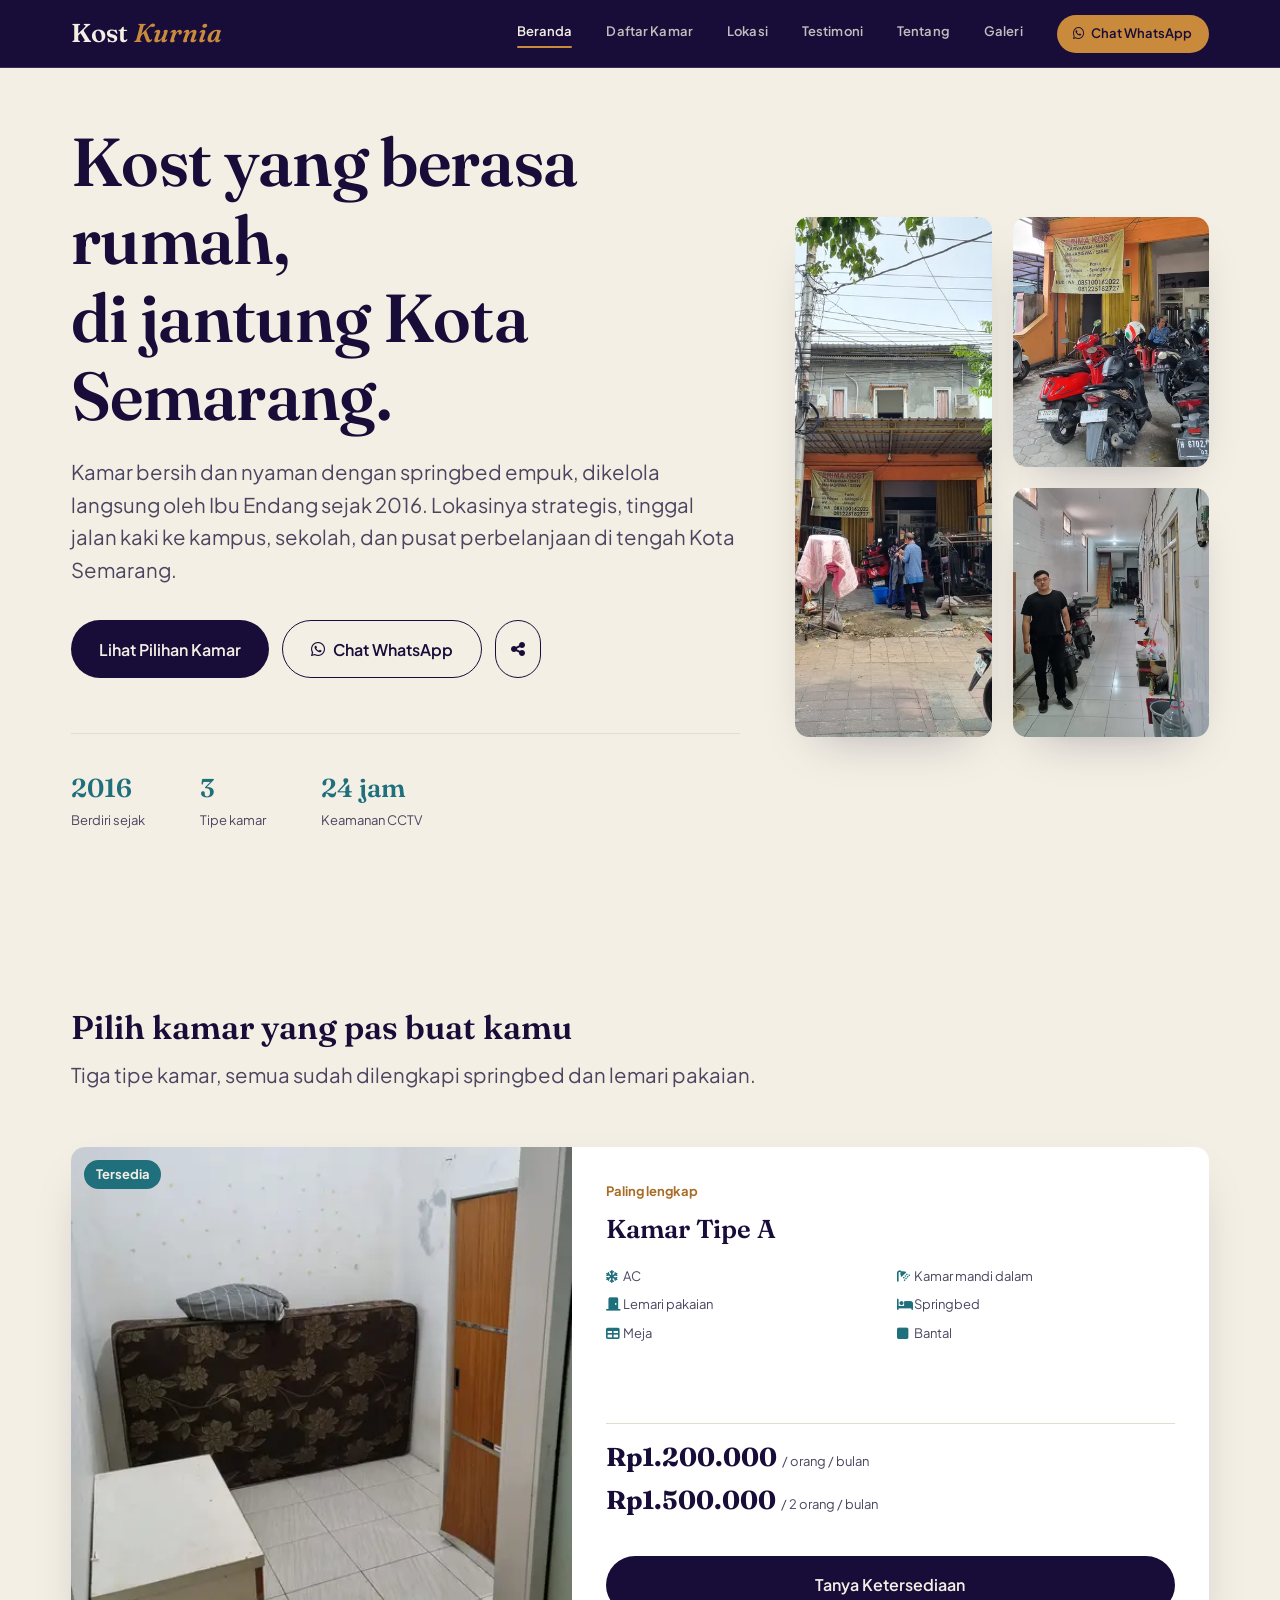
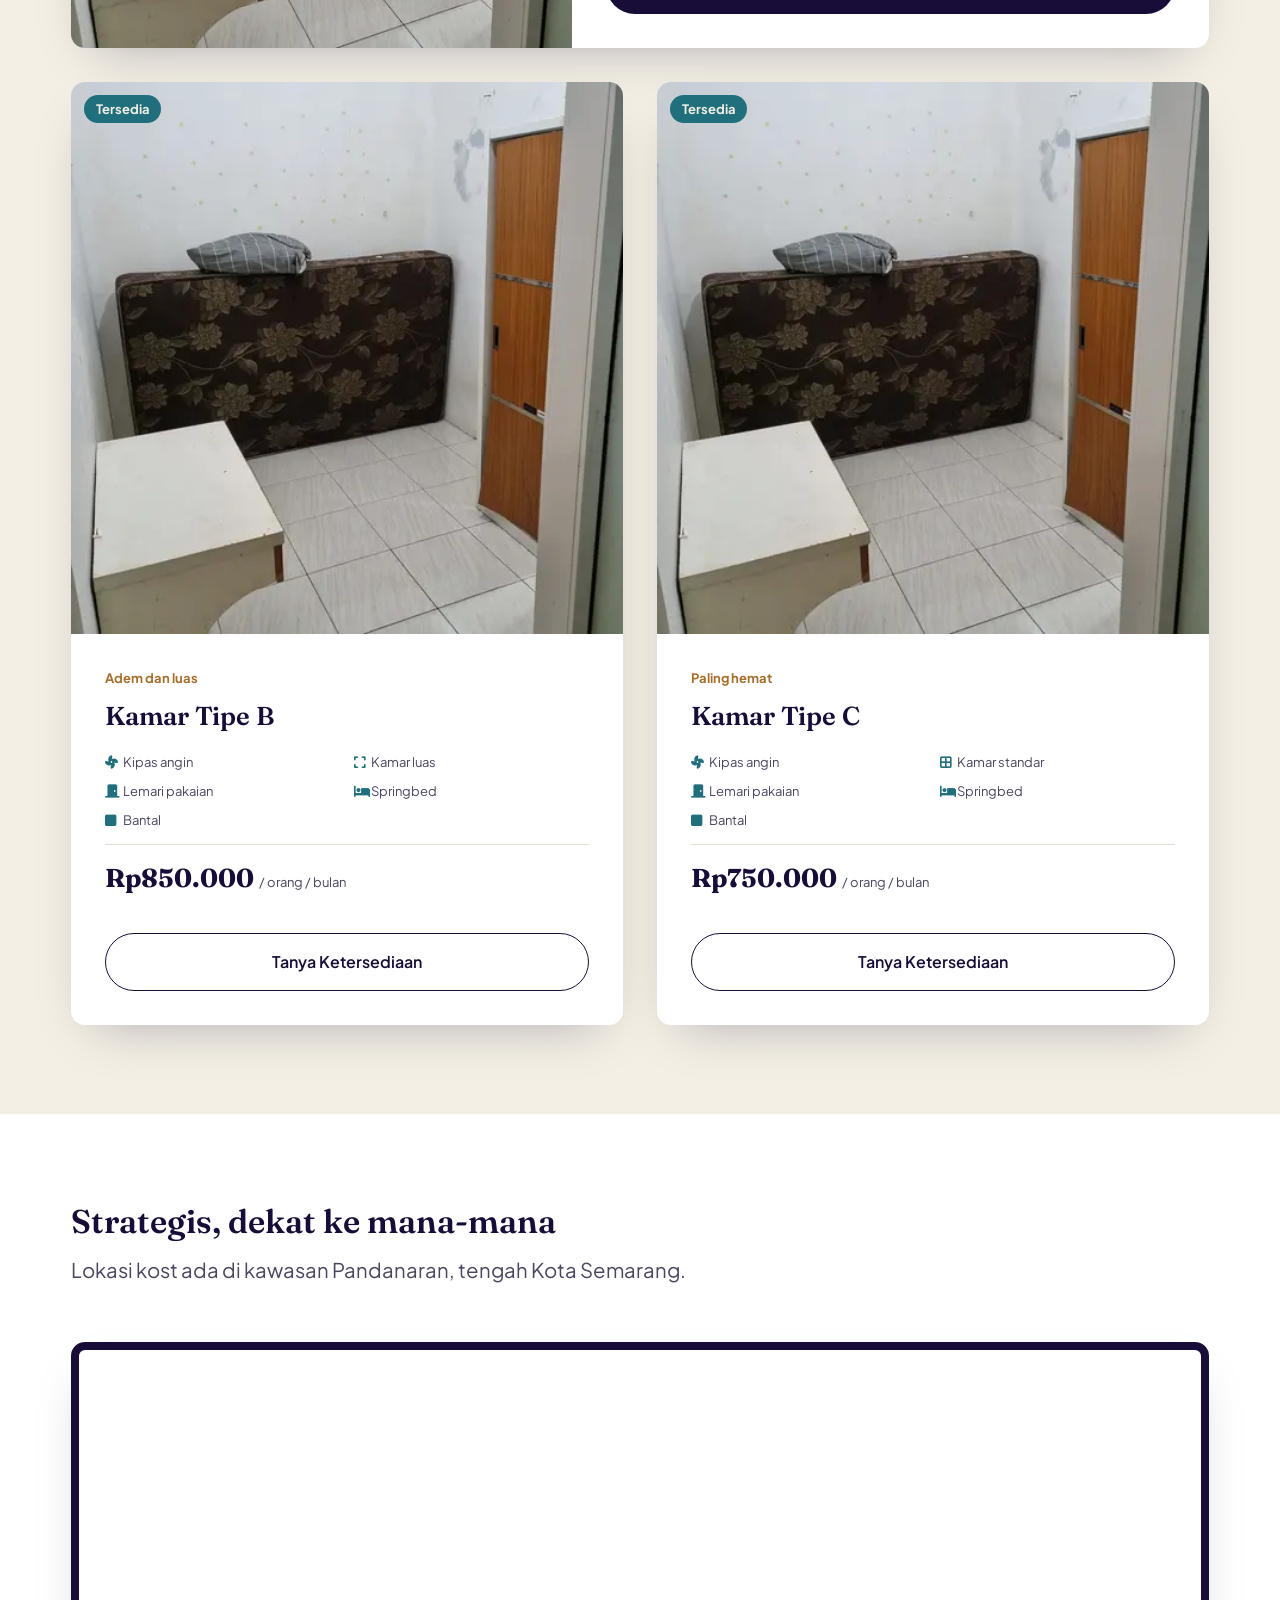
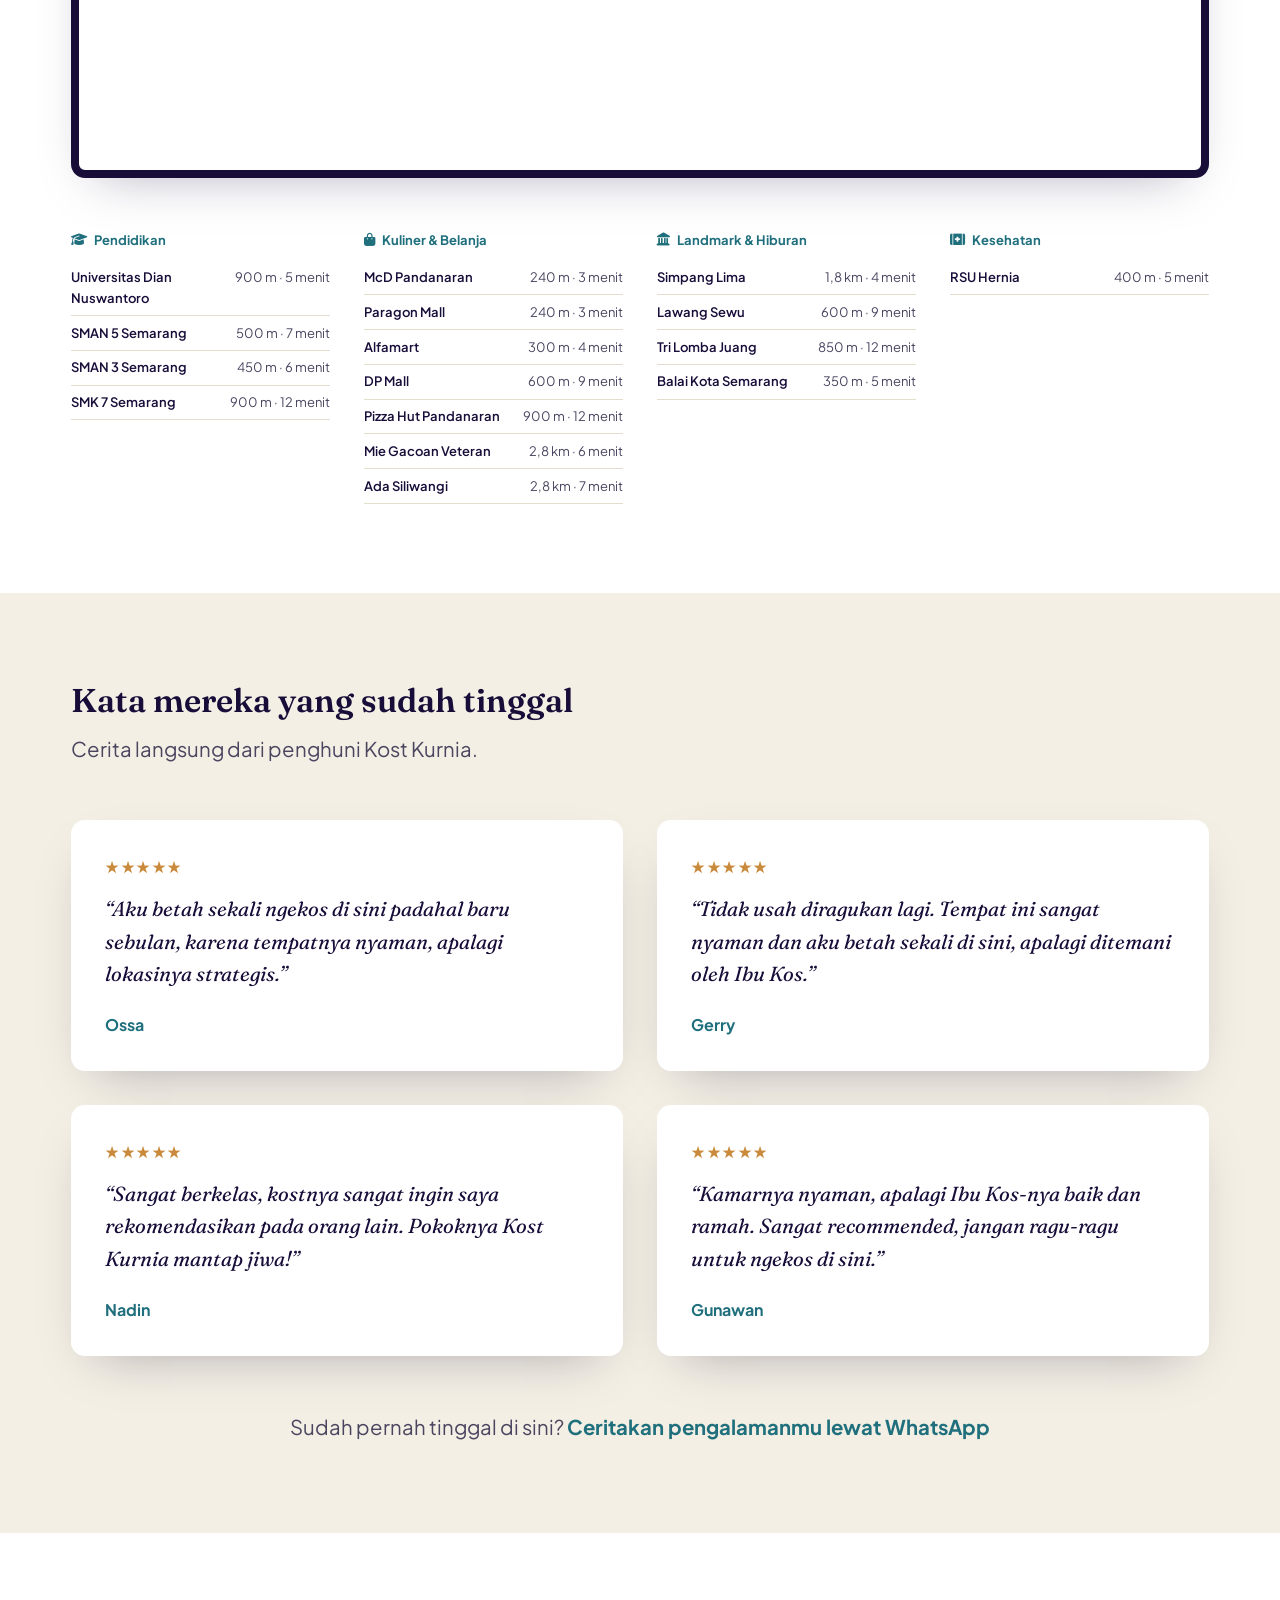
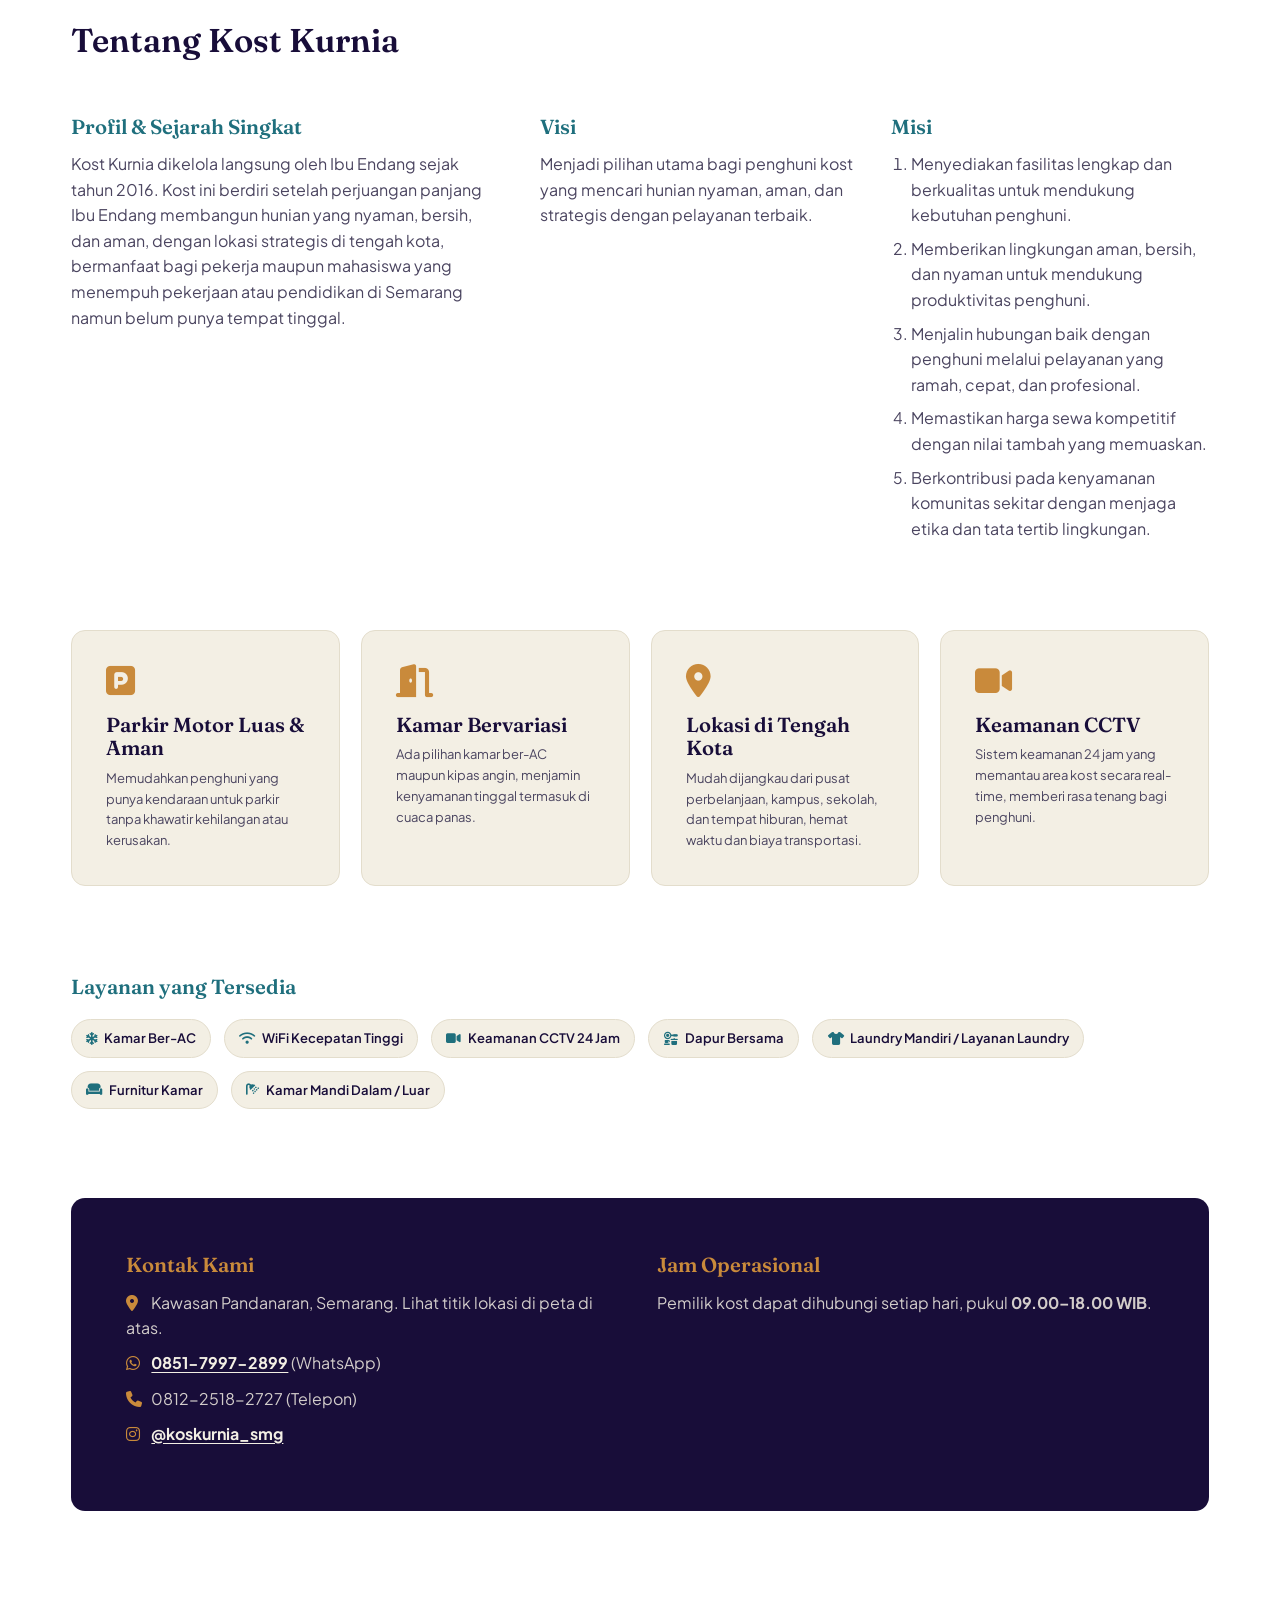
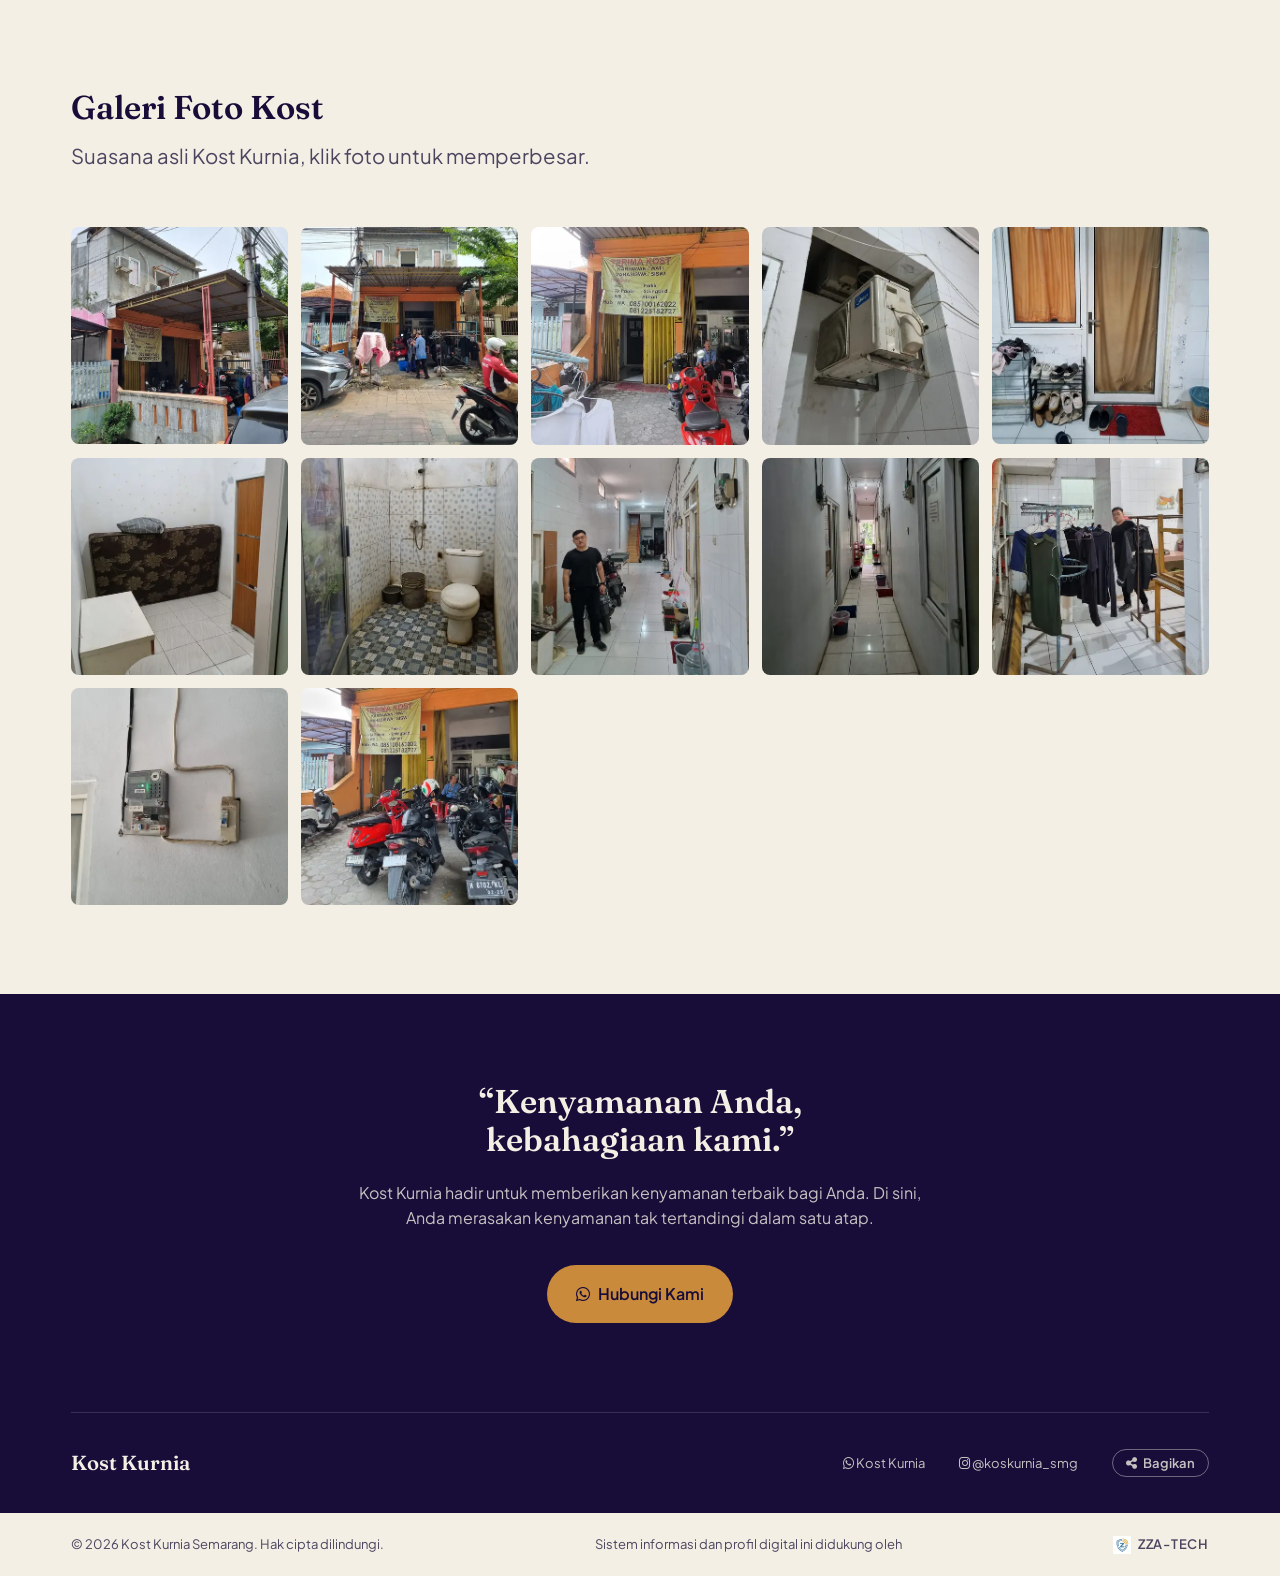
<file: index.html>
<!doctype html>
<html lang="id">

<head>
  <meta charset="UTF-8" />
  <meta name="viewport" content="width=device-width, initial-scale=1.0" />
  <title>Kost Kurnia, Kost Nyaman di Tengah Kota Semarang</title>
  <meta name="description"
    content="Kamar nyaman ber-AC dan kipas mulai Rp750 ribu per bulan, hanya beberapa menit dari Simpang Lima dan Paragon Mall. Kost Kurnia, rumah kedua di tengah Kota Semarang sejak 2016." />
  <meta name="keywords"
    content="kost semarang, kost kurnia, kost dekat simpang lima, kost dekat udinus, kost dekat paragon mall, kost pandanaran semarang, kost ber ac semarang tengah, kost murah semarang, sewa kamar kost semarang" />
  <meta name="author" content="Kost Kurnia" />
  <meta name="robots" content="index, follow" />

  <link rel="canonical" href="https://kost-kurnia.zzatech.workers.dev/" />
  <meta name="theme-color" content="#180d39" />

  <!-- Open Graph -->
  <meta property="og:type" content="website" />
  <meta property="og:site_name" content="Kost Kurnia" />
  <meta property="og:locale" content="id_ID" />
  <meta property="og:url" content="https://kost-kurnia.zzatech.workers.dev/" />
  <meta property="og:title" content="Kost Kurnia, Kost Nyaman di Tengah Kota Semarang" />
  <meta property="og:description"
    content="Kamar nyaman ber-AC dan kipas mulai Rp750 ribu per bulan, hanya beberapa menit dari Simpang Lima dan Paragon Mall." />
  <!-- Gambar pratinjau memakai .jpg agar tampil di WhatsApp -->
  <meta property="og:image" content="https://kost-kurnia.zzatech.workers.dev/assets/img/OGP.webp" />
  <meta property="og:image:alt" content="Kost Kurnia, kost nyaman di tengah Kota Semarang" />

  <!-- Twitter Card -->
  <meta name="twitter:card" content="summary_large_image" />
  <meta name="twitter:title" content="Kost Kurnia, Kost Nyaman di Tengah Kota Semarang" />
  <meta name="twitter:description"
    content="Kamar nyaman ber-AC dan kipas mulai Rp750 ribu per bulan, hanya beberapa menit dari Simpang Lima dan Paragon Mall." />
  <meta name="twitter:image" content="https://kost-kurnia.zzatech.workers.dev/assets/img/OGP.jpg" />

  <link rel="icon" href="data:," />

  <!-- Fonts -->
  <link rel="preconnect" href="https://fonts.googleapis.com" />
  <link rel="preconnect" href="https://fonts.gstatic.com" crossorigin />
  <link
    href="https://fonts.googleapis.com/css2?family=Fraunces:ital,opsz,wght@0,9..144,400;0,9..144,500;0,9..144,600;0,9..144,700;1,9..144,500&family=Plus+Jakarta+Sans:wght@400;500;600;700;800&display=swap"
    rel="stylesheet" />

  <!-- Icons -->
  <link rel="stylesheet" href="https://cdnjs.cloudflare.com/ajax/libs/font-awesome/6.5.1/css/all.min.css" />

  <link rel="stylesheet" href="css/style.css" />

  <!-- Structured data untuk hasil pencarian Google -->
  <script type="application/ld+json">
      {
        "@context": "https://schema.org",
        "@type": "LodgingBusiness",
        "name": "Kost Kurnia",
        "image": "https://kost-kurnia.zzatech.workers.dev/assets/img/OGP.jpg",
        "url": "https://kost-kurnia.zzatech.workers.dev/",
        "telephone": "+6285179972899",
        "priceRange": "Rp750.000 - Rp1.500.000",
        "address": {
          "@type": "PostalAddress",
          "addressLocality": "Semarang",
          "addressRegion": "Jawa Tengah",
          "addressCountry": "ID"
        },
        "sameAs": ["https://www.instagram.com/koskurnia_smg/"],
        "aggregateRating": {
          "@type": "AggregateRating",
          "ratingValue": "5",
          "reviewCount": "4"
        }
      }
    </script>
</head>

<body>
  <!-- ============ NAVBAR ============ -->
  <header class="site-nav" id="top">
    <div class="wrap nav-inner">
      <a class="brand" href="#top">Kost <em>Kurnia</em></a>

      <nav class="nav-links" id="navLinks">
        <a href="#beranda" class="nav-link active">Beranda</a>
        <a href="#kamar" class="nav-link">Daftar Kamar</a>
        <a href="#lokasi" class="nav-link">Lokasi</a>
        <a href="#testimoni" class="nav-link">Testimoni</a>
        <a href="#tentang" class="nav-link">Tentang</a>
        <a href="#galeri" class="nav-link">Galeri</a>
      </nav>

      <a class="btn btn-amber btn-small nav-cta" target="_blank" rel="noopener"
        href="https://wa.me/6285179972899?text=Halo%20Kost%20Kurnia%2C%20saya%20mau%20tanya%20info%20kamar">
        <i class="fa-brands fa-whatsapp"></i> Chat WhatsApp
      </a>

      <button class="nav-toggle" id="navToggle" aria-label="Buka menu" aria-expanded="false" aria-controls="navLinks">
        <span></span><span></span><span></span>
      </button>
    </div>
  </header>

  <!-- ============ HERO / BERANDA ============ -->
  <section class="hero" id="beranda">
    <div class="wrap hero-inner">
      <div class="hero-copy">
        <h1>Kost yang berasa rumah,<br />di jantung Kota Semarang.</h1>
        <p class="lead">
          Kamar bersih dan nyaman dengan springbed empuk, dikelola langsung oleh Ibu Endang sejak 2016. Lokasinya
          strategis, tinggal jalan kaki ke kampus, sekolah, dan pusat perbelanjaan di tengah Kota Semarang.
        </p>
        <div class="hero-actions">
          <a href="#kamar" class="btn btn-ink">Lihat Pilihan Kamar</a>
          <a href="https://wa.me/6285179972899?text=Halo%20Kost%20Kurnia%2C%20saya%20mau%20tanya%20info%20kamar"
            target="_blank" rel="noopener" class="btn btn-outline">
            <i class="fa-brands fa-whatsapp"></i> Chat WhatsApp
          </a>
          <button type="button" id="shareBtn" class="btn btn-icon" aria-label="Bagikan halaman ini">
            <i class="fa-solid fa-share-nodes"></i>
          </button>
        </div>
        <dl class="hero-stats">
          <div>
            <dt>2016</dt>
            <dd>Berdiri sejak</dd>
          </div>
          <div>
            <dt>3</dt>
            <dd>Tipe kamar</dd>
          </div>
          <div>
            <dt>24 jam</dt>
            <dd>Keamanan CCTV</dd>
          </div>
        </dl>
      </div>

      <div class="hero-photos">
        <img class="ph ph-1" src="assets/img/tampakdepan1.webp" alt="Tampak depan Kost Kurnia" />
        <img class="ph ph-2" src="assets/img/parkiran.webp" alt="Parkiran luar Kost Kurnia" />
        <img class="ph ph-3" src="assets/img/lorong kost.webp" alt="Lorong Kost Kurnia" />
      </div>
    </div>
  </section>

  <!-- ============ DAFTAR KAMAR ============ -->
  <section class="section" id="kamar">
    <div class="wrap">
      <div class="section-head">
        <h2>Pilih kamar yang pas buat kamu</h2>
        <p>Tiga tipe kamar, semua sudah dilengkapi springbed dan lemari pakaian.</p>
      </div>

      <div class="room-grid">
        <!-- Room A - featured -->
        <article class="room room-featured">
          <div class="room-photo">
            <img loading="lazy" src="assets/img/Kamar_Kost_Fasilitas_Dasar.webp" alt="Kamar Tipe A Kost Kurnia" />
            <span class="tag tag-available">Tersedia</span>
          </div>
          <div class="room-body">
            <span class="room-eyebrow">Paling lengkap</span>
            <h3>Kamar Tipe A</h3>
            <ul class="facility-list">
              <li><i class="fa-solid fa-snowflake"></i> AC</li>
              <li><i class="fa-solid fa-shower"></i> Kamar mandi dalam</li>
              <li><i class="fa-solid fa-door-closed"></i> Lemari pakaian</li>
              <li><i class="fa-solid fa-bed"></i> Springbed</li>
              <li><i class="fa-solid fa-table"></i> Meja</li>
              <li><i class="fa-solid fa-square"></i> Bantal</li>
            </ul>
            <div class="room-price">
              <div><strong>Rp1.200.000</strong><span>/ orang / bulan</span></div>
              <div><strong>Rp1.500.000</strong><span>/ 2 orang / bulan</span></div>
            </div>
            <a class="btn btn-ink btn-block" target="_blank" rel="noopener"
              href="https://wa.me/6285179972899?text=Halo%20Kost%20Kurnia%2C%20saya%20mau%20tanya%20ketersediaan%20Kamar%20Tipe%20A">
              Tanya Ketersediaan
            </a>
          </div>
        </article>

        <!-- Room B -->
        <article class="room">
          <div class="room-photo">
            <img loading="lazy" src="assets/img/Kamar_Kost_Fasilitas_Dasar.webp" alt="Kamar Tipe B Kost Kurnia" />
            <span class="tag tag-available">Tersedia</span>
          </div>
          <div class="room-body">
            <span class="room-eyebrow">Adem dan luas</span>
            <h3>Kamar Tipe B</h3>
            <ul class="facility-list">
              <li><i class="fa-solid fa-fan"></i> Kipas angin</li>
              <li><i class="fa-solid fa-expand"></i> Kamar luas</li>
              <li><i class="fa-solid fa-door-closed"></i> Lemari pakaian</li>
              <li><i class="fa-solid fa-bed"></i> Springbed</li>
              <li><i class="fa-solid fa-square"></i> Bantal</li>
            </ul>
            <div class="room-price">
              <div><strong>Rp850.000</strong><span>/ orang / bulan</span></div>
            </div>
            <a class="btn btn-outline btn-block" target="_blank" rel="noopener"
              href="https://wa.me/6285179972899?text=Halo%20Kost%20Kurnia%2C%20saya%20mau%20tanya%20ketersediaan%20Kamar%20Tipe%20B">
              Tanya Ketersediaan
            </a>
          </div>
        </article>

        <!-- Room C -->
        <article class="room">
          <div class="room-photo">
            <img loading="lazy" src="assets/img/Kamar_Kost_Fasilitas_Dasar.webp" alt="Kamar Tipe C Kost Kurnia" />
            <span class="tag tag-available">Tersedia</span>
          </div>
          <div class="room-body">
            <span class="room-eyebrow">Paling hemat</span>
            <h3>Kamar Tipe C</h3>
            <ul class="facility-list">
              <li><i class="fa-solid fa-fan"></i> Kipas angin</li>
              <li><i class="fa-solid fa-border-all"></i> Kamar standar</li>
              <li><i class="fa-solid fa-door-closed"></i> Lemari pakaian</li>
              <li><i class="fa-solid fa-bed"></i> Springbed</li>
              <li><i class="fa-solid fa-square"></i> Bantal</li>
            </ul>
            <div class="room-price">
              <div><strong>Rp750.000</strong><span>/ orang / bulan</span></div>
            </div>
            <a class="btn btn-outline btn-block" target="_blank" rel="noopener"
              href="https://wa.me/6285179972899?text=Halo%20Kost%20Kurnia%2C%20saya%20mau%20tanya%20ketersediaan%20Kamar%20Tipe%20C">
              Tanya Ketersediaan
            </a>
          </div>
        </article>
      </div>
    </div>
  </section>

  <!-- ============ LOKASI ============ -->
  <section class="section section-alt" id="lokasi">
    <div class="wrap">
      <div class="section-head">
        <h2>Strategis, dekat ke mana-mana</h2>
        <p>Lokasi kost ada di kawasan Pandanaran, tengah Kota Semarang.</p>
      </div>

      <div class="map-frame">
        <iframe
          src="https://www.google.com/maps/embed?pb=!1m18!1m12!1m3!1d3960.2111841525093!2d110.41189197479355!3d-6.984385468396697!2m3!1f0!2f0!3f0!3m2!1i1024!2i768!4f13.1!3m3!1m2!1s0x2e708b0357e3eed3%3A0x2710bdacc60a617c!2sKost%20kurnia!5e0!3m2!1sid!2sid!4v1732880240707!5m2!1sid!2sid"
          allowfullscreen loading="lazy" title="Lokasi Kost Kurnia di Google Maps"></iframe>
      </div>

      <div class="nearby-grid">
        <div class="nearby-group">
          <h3><i class="fa-solid fa-graduation-cap"></i> Pendidikan</h3>
          <ul>
            <li><span>Universitas Dian Nuswantoro</span><em>900 m · 5 menit</em></li>
            <li><span>SMAN 5 Semarang</span><em>500 m · 7 menit</em></li>
            <li><span>SMAN 3 Semarang</span><em>450 m · 6 menit</em></li>
            <li><span>SMK 7 Semarang</span><em>900 m · 12 menit</em></li>
          </ul>
        </div>
        <div class="nearby-group">
          <h3><i class="fa-solid fa-bag-shopping"></i> Kuliner &amp; Belanja</h3>
          <ul>
            <li><span>McD Pandanaran</span><em>240 m · 3 menit</em></li>
            <li><span>Paragon Mall</span><em>240 m · 3 menit</em></li>
            <li><span>Alfamart</span><em>300 m · 4 menit</em></li>
            <li><span>DP Mall</span><em>600 m · 9 menit</em></li>
            <li><span>Pizza Hut Pandanaran</span><em>900 m · 12 menit</em></li>
            <li><span>Mie Gacoan Veteran</span><em>2,8 km · 6 menit</em></li>
            <li><span>Ada Siliwangi</span><em>2,8 km · 7 menit</em></li>
          </ul>
        </div>
        <div class="nearby-group">
          <h3><i class="fa-solid fa-landmark"></i> Landmark &amp; Hiburan</h3>
          <ul>
            <li><span>Simpang Lima</span><em>1,8 km · 4 menit</em></li>
            <li><span>Lawang Sewu</span><em>600 m · 9 menit</em></li>
            <li><span>Tri Lomba Juang</span><em>850 m · 12 menit</em></li>
            <li><span>Balai Kota Semarang</span><em>350 m · 5 menit</em></li>
          </ul>
        </div>
        <div class="nearby-group">
          <h3><i class="fa-solid fa-kit-medical"></i> Kesehatan</h3>
          <ul>
            <li><span>RSU Hernia</span><em>400 m · 5 menit</em></li>
          </ul>
        </div>
      </div>
    </div>
  </section>

  <!-- ============ TESTIMONI ============ -->
  <section class="section" id="testimoni">
    <div class="wrap">
      <div class="section-head">
        <h2>Kata mereka yang sudah tinggal</h2>
        <p>Cerita langsung dari penghuni Kost Kurnia.</p>
      </div>

      <div class="testi-grid">
        <blockquote class="testi">
          <div class="stars">★★★★★</div>
          <p>
            “Aku betah sekali ngekos di sini padahal baru sebulan, karena tempatnya nyaman, apalagi lokasinya
            strategis.”
          </p>
          <cite>Ossa</cite>
        </blockquote>
        <blockquote class="testi">
          <div class="stars">★★★★★</div>
          <p>
            “Tidak usah diragukan lagi. Tempat ini sangat nyaman dan aku betah sekali di sini, apalagi ditemani oleh
            Ibu Kos.”
          </p>
          <cite>Gerry</cite>
        </blockquote>
        <blockquote class="testi">
          <div class="stars">★★★★★</div>
          <p>
            “Sangat berkelas, kostnya sangat ingin saya rekomendasikan pada orang lain. Pokoknya Kost Kurnia mantap
            jiwa!”
          </p>
          <cite>Nadin</cite>
        </blockquote>
        <blockquote class="testi">
          <div class="stars">★★★★★</div>
          <p>
            “Kamarnya nyaman, apalagi Ibu Kos-nya baik dan ramah. Sangat recommended, jangan ragu-ragu untuk ngekos di
            sini.”
          </p>
          <cite>Gunawan</cite>
        </blockquote>
      </div>

      <p class="testi-cta">
        Sudah pernah tinggal di sini?
        <a target="_blank" rel="noopener"
          href="https://wa.me/6285179972899?text=Halo%20Kost%20Kurnia%2C%20saya%20mau%20cerita%20pengalaman%20tinggal%20di%20sini">Ceritakan
          pengalamanmu lewat WhatsApp</a>
      </p>
    </div>
  </section>

  <!-- ============ TENTANG ============ -->
  <section class="section section-alt" id="tentang">
    <div class="wrap">
      <div class="section-head">
        <h2>Tentang Kost Kurnia</h2>
      </div>

      <div class="about-grid">
        <div class="about-profile">
          <h3>Profil &amp; Sejarah Singkat</h3>
          <p>
            Kost Kurnia dikelola langsung oleh Ibu Endang sejak tahun 2016. Kost ini berdiri setelah perjuangan
            panjang Ibu Endang membangun hunian yang nyaman, bersih, dan aman, dengan lokasi strategis di tengah kota,
            bermanfaat bagi pekerja maupun mahasiswa yang menempuh pekerjaan atau pendidikan di Semarang namun belum
            punya tempat tinggal.
          </p>
        </div>
        <div class="about-vm">
          <div>
            <h3>Visi</h3>
            <p>
              Menjadi pilihan utama bagi penghuni kost yang mencari hunian nyaman, aman, dan strategis dengan
              pelayanan terbaik.
            </p>
          </div>
          <div>
            <h3>Misi</h3>
            <ol>
              <li>Menyediakan fasilitas lengkap dan berkualitas untuk mendukung kebutuhan penghuni.</li>
              <li>Memberikan lingkungan aman, bersih, dan nyaman untuk mendukung produktivitas penghuni.</li>
              <li>Menjalin hubungan baik dengan penghuni melalui pelayanan yang ramah, cepat, dan profesional.</li>
              <li>Memastikan harga sewa kompetitif dengan nilai tambah yang memuaskan.</li>
              <li>
                Berkontribusi pada kenyamanan komunitas sekitar dengan menjaga etika dan tata tertib lingkungan.
              </li>
            </ol>
          </div>
        </div>
      </div>

      <div class="advantage-grid">
        <div class="advantage">
          <i class="fa-solid fa-square-parking"></i>
          <h4>Parkir Motor Luas &amp; Aman</h4>
          <p>Memudahkan penghuni yang punya kendaraan untuk parkir tanpa khawatir kehilangan atau kerusakan.</p>
        </div>
        <div class="advantage">
          <i class="fa-solid fa-door-open"></i>
          <h4>Kamar Bervariasi</h4>
          <p>Ada pilihan kamar ber-AC maupun kipas angin, menjamin kenyamanan tinggal termasuk di cuaca panas.</p>
        </div>
        <div class="advantage">
          <i class="fa-solid fa-location-dot"></i>
          <h4>Lokasi di Tengah Kota</h4>
          <p>
            Mudah dijangkau dari pusat perbelanjaan, kampus, sekolah, dan tempat hiburan, hemat waktu dan biaya
            transportasi.
          </p>
        </div>
        <div class="advantage">
          <i class="fa-solid fa-video"></i>
          <h4>Keamanan CCTV</h4>
          <p>Sistem keamanan 24 jam yang memantau area kost secara real-time, memberi rasa tenang bagi penghuni.</p>
        </div>
      </div>

      <div class="services">
        <h3>Layanan yang Tersedia</h3>
        <div class="service-chips">
          <span><i class="fa-solid fa-snowflake"></i> Kamar Ber-AC</span>
          <span><i class="fa-solid fa-wifi"></i> WiFi Kecepatan Tinggi</span>
          <span><i class="fa-solid fa-video"></i> Keamanan CCTV 24 Jam</span>
          <span><i class="fa-solid fa-kitchen-set"></i> Dapur Bersama</span>
          <span><i class="fa-solid fa-shirt"></i> Laundry Mandiri / Layanan Laundry</span>
          <span><i class="fa-solid fa-couch"></i> Furnitur Kamar</span>
          <span><i class="fa-solid fa-shower"></i> Kamar Mandi Dalam / Luar</span>
        </div>
      </div>

      <div class="contact-card">
        <div>
          <h3>Kontak Kami</h3>
          <p>
            <i class="fa-solid fa-location-dot"></i> Kawasan Pandanaran, Semarang. Lihat titik lokasi di peta di atas.
          </p>
          <p>
            <i class="fa-brands fa-whatsapp"></i>
            <a href="https://wa.me/6285179972899" target="_blank" rel="noopener">0851-7997-2899</a> (WhatsApp)
          </p>
          <p><i class="fa-solid fa-phone"></i> 0812-2518-2727 (Telepon)</p>
          <p>
            <i class="fa-brands fa-instagram"></i>
            <a href="https://www.instagram.com/koskurnia_smg/" target="_blank" rel="noopener">@koskurnia_smg</a>
          </p>
        </div>
        <div>
          <h3>Jam Operasional</h3>
          <p>Pemilik kost dapat dihubungi setiap hari, pukul <strong>09.00–18.00 WIB</strong>.</p>
        </div>
      </div>
    </div>
  </section>

  <!-- ============ GALERI ============ -->
  <section class="section" id="galeri">
    <div class="wrap">
      <div class="section-head">
        <h2>Galeri Foto Kost</h2>
        <p>Suasana asli Kost Kurnia, klik foto untuk memperbesar.</p>
      </div>

      <div class="gallery-grid" id="galleryGrid">
        <img loading="lazy" src="assets/img/tampak depan2.webp" alt="Tampak depan kost 1"
          data-caption="Tampak Depan (1)" />
        <img loading="lazy" src="assets/img/tampakdepan4.webp" alt="Tampak depan kost 2"
          data-caption="Tampak Depan (2)" />
        <img loading="lazy" src="assets/img/tampakdepan3.webp" alt="Tampak depan kost 3"
          data-caption="Tampak Depan (3)" />
        <img loading="lazy" src="assets/img/ac kost.webp" alt="AC kamar" data-caption="AC Kamar" />
        <img loading="lazy" src="assets/img/depan kamar.webp" alt="Depan kamar" data-caption="Depan Kamar" />
        <img loading="lazy" src="assets/img/Kamar_Kost_Fasilitas_Dasar.webp" alt="Fasilitas dasar kamar"
          data-caption="Fasilitas Dasar Kamar" />
        <img loading="lazy" src="assets/img/kamar mandi.webp" alt="Kamar mandi" data-caption="Kamar Mandi" />
        <img loading="lazy" src="assets/img/lorong kost.webp" alt="Lorong kost 1" data-caption="Lorong Kost (1)" />
        <img loading="lazy" src="assets/img/lorong kost2.webp" alt="Lorong kost 2" data-caption="Lorong Kost (2)" />
        <img loading="lazy" src="assets/img/jemuran kost.webp" alt="Area jemuran" data-caption="Area Jemuran" />
        <img loading="lazy" src="assets/img/meteran listrik.webp" alt="Meteran listrik"
          data-caption="Meteran Listrik" />
        <img loading="lazy" src="assets/img/parkiran.webp" alt="Area parkir" data-caption="Parkiran" />
      </div>
    </div>
  </section>

  <!-- Lightbox -->
  <div class="lightbox" id="lightbox">
    <button class="lightbox-close" id="lightboxClose" aria-label="Tutup">&times;</button>
    <button class="lightbox-nav lightbox-prev" id="lightboxPrev" aria-label="Sebelumnya">&#10094;</button>
    <!-- src diisi oleh js/main.js saat foto dibuka; GIF transparan mencegah src kosong -->
    <img id="lightboxImg" src="[data-uri]" alt="" />
    <p class="lightbox-caption" id="lightboxCaption"></p>
    <button class="lightbox-nav lightbox-next" id="lightboxNext" aria-label="Berikutnya">&#10095;</button>
  </div>

  <!-- ============ CLOSING / FOOTER ============ -->
  <footer class="footer">
    <div class="wrap footer-inner">
      <h2>“Kenyamanan Anda, kebahagiaan kami.”</h2>
      <p>
        Kost Kurnia hadir untuk memberikan kenyamanan terbaik bagi Anda. Di sini, Anda merasakan kenyamanan tak
        tertandingi dalam satu atap.
      </p>
      <a class="btn btn-amber" target="_blank" rel="noopener"
        href="https://wa.me/6285179972899?text=Halo%20Kost%20Kurnia%2C%20saya%20mau%20tanya%20info%20kamar">
        <i class="fa-brands fa-whatsapp"></i> Hubungi Kami
      </a>

      <div class="footer-bottom">
        <span class="brand-small">Kost Kurnia</span>
        <div class="footer-social">
          <a href="https://wa.me/6285179972899" target="_blank" rel="noopener"><i class="fa-brands fa-whatsapp"></i>
            Kost Kurnia</a>
          <a href="https://www.instagram.com/koskurnia_smg/" target="_blank" rel="noopener"><i
              class="fa-brands fa-instagram"></i> @koskurnia_smg</a>
          <button type="button" id="shareBtnFooter" class="footer-share" aria-label="Bagikan halaman ini">
            <i class="fa-solid fa-share-nodes"></i> Bagikan
          </button>
        </div>
      </div>
    </div>
  </footer>

  <!-- ============ SUB-FOOTER (COPYRIGHT & CREDIT ZZA-TECH) ============ -->
  <div class="sub-footer">
    <div class="wrap sub-footer-inner">
      <!-- Tahun otomatis mengikuti tahun berjalan (diisi oleh js/main.js) -->
      <span class="copyright">&copy; <span id="year">2026</span> Kost Kurnia Semarang. Hak cipta dilindungi.</span>

      <span class="copyright copyright-note">Sistem informasi dan profil digital ini didukung oleh</span>

      <a href="https://zzatech.pythonanywhere.com/" target="_blank" rel="noopener" class="credit">
        <img src="assets/img/icon_zzaTech.webp" alt="" class="credit-logo" />
        <span>ZZA-TECH</span>
      </a>
    </div>
  </div>

  <div class="toast" id="toast" role="status" aria-live="polite"></div>

  <script src="js/main.js"></script>
</body>

</html>
</file>
<file: css/style.css>
/* ============================================================
   KOST KURNIA — style.css
   Type & spacing scale built on the golden ratio (φ ≈ 1.618).
   Spacing uses a Fibonacci progression (8·13·21·34·55·89·144),
   which approximates φ while staying on clean, usable numbers.
   ============================================================ */

:root {
  /* ---- Color ---- */
  --ink: #180d39; /* primary dark / headings / nav & footer bg */
  --ink-soft: #4b4560; /* secondary text on light bg */
  --paper: #f3efe4; /* page background */
  --cloud: #ffffff; /* card surfaces */
  --amber: #c98a3b; /* primary accent / CTA */
  --amber-dark: #a86e28;
  --teal: #1f6f7d; /* secondary accent */
  --line: #e3ddcc; /* hairline borders on paper */
  --line-dark: rgba(255, 255, 255, 0.14);

  /* ---- Type scale (φ = 1.618, half-steps at √φ ≈ 1.272) ---- */
  --fs-100: 0.8125rem; /* 13px  — micro labels   */
  --fs-200: 1rem; /* 16px  — body           */
  --fs-300: 1.272rem; /* ~20px — lead / h5      */
  --fs-400: 1.618rem; /* ~26px — h4 / h3 mobile */
  --fs-500: 2.058rem; /* ~33px — h3 / h2 mobile */
  --fs-600: 2.618rem; /* ~42px — h2 / h1 mobile */
  --fs-700: 3.336rem; /* ~53px — h1 tablet      */
  --fs-800: 4.236rem; /* ~68px — h1 desktop     */

  /* ---- Spacing scale (Fibonacci → golden ratio) ---- */
  --sp-1: 0.5rem; /* 8px  */
  --sp-2: 0.8125rem; /* 13px */
  --sp-3: 1.3125rem; /* 21px */
  --sp-4: 2.125rem; /* 34px */
  --sp-5: 3.4375rem; /* 55px */
  --sp-6: 5.5625rem; /* 89px */
  --sp-7: 9rem; /* 144px */

  /* ---- Layout ---- */
  --wrap: 1180px;
  --radius: 14px;
  --radius-sm: 8px;
  --shadow: 0 20px 50px -25px rgba(24, 13, 57, 0.35);
  --font-display: "Fraunces", Georgia, serif;
  --font-body:
    "Plus Jakarta Sans", -apple-system, BlinkMacSystemFont, "Segoe UI",
    sans-serif;
}

/* ============ RESET ============ */
*,
*::before,
*::after {
  box-sizing: border-box;
}
html {
  scroll-behavior: smooth;
}
body {
  margin: 0;
  background: var(--paper);
  color: var(--ink);
  font-family: var(--font-body);
  font-size: var(--fs-200);
  line-height: 1.6;
  -webkit-font-smoothing: antialiased;
}
img {
  max-width: 100%;
  display: block;
}
a {
  color: inherit;
}
ul,
ol,
dl {
  margin: 0;
}
h1,
h2,
h3,
h4 {
  font-family: var(--font-display);
  margin: 0;
  line-height: 1.15;
  font-weight: 600;
}
p {
  margin: 0;
}
.wrap {
  max-width: var(--wrap);
  margin-inline: auto;
  padding-inline: var(--sp-3);
}

@media (prefers-reduced-motion: reduce) {
  html {
    scroll-behavior: auto;
  }
  * {
    animation-duration: 0.001ms !important;
    transition-duration: 0.001ms !important;
  }
}

/* ============ BUTTONS ============ */
.btn {
  display: inline-flex;
  align-items: center;
  gap: 0.55em;
  font-family: var(--font-body);
  font-weight: 600;
  font-size: var(--fs-200);
  padding: 0.95em 1.7em;
  border-radius: 999px;
  text-decoration: none;
  border: 1px solid transparent;
  transition:
    transform 0.15s ease,
    box-shadow 0.15s ease,
    background-color 0.15s ease;
  cursor: pointer;
}
.btn:hover {
  transform: translateY(-2px);
}
.btn-ink {
  background: var(--ink);
  color: var(--paper);
}
.btn-ink:hover {
  background: #241456;
}
.btn-amber {
  background: var(--amber);
  color: var(--ink);
}
.btn-amber:hover {
  background: var(--amber-dark);
  color: var(--paper);
}
.btn-outline {
  background: transparent;
  color: var(--ink);
  border-color: var(--ink);
}
.btn-outline:hover {
  background: var(--ink);
  color: var(--paper);
}
.btn-small {
  padding: 0.6em 1.2em;
  font-size: var(--fs-100);
}
.btn-block {
  width: 100%;
  justify-content: center;
}

/* Tombol ikon saja (bagikan) */
.btn-icon {
  padding: 0.95em;
  aspect-ratio: 1 / 1;
  border: 1px solid var(--ink);
  background: transparent;
  color: var(--ink);
}
.btn-icon:hover {
  background: var(--ink);
  color: var(--paper);
}

/* ============ NAVBAR ============ */
.site-nav {
  position: sticky;
  top: 0;
  z-index: 100;
  background: var(--ink);
  border-bottom: 1px solid var(--line-dark);
}
.nav-inner {
  display: flex;
  align-items: center;
  gap: var(--sp-4);
  padding-block: var(--sp-2);
}
.brand {
  font-family: var(--font-display);
  font-size: var(--fs-400);
  font-weight: 600;
  color: var(--paper);
  text-decoration: none;
  margin-right: auto;
}
.brand em {
  color: var(--amber);
  font-style: italic;
}

.nav-links {
  display: none;
  align-items: center;
  gap: var(--sp-4);
}
.nav-link {
  color: rgba(243, 239, 228, 0.78);
  text-decoration: none;
  font-size: var(--fs-100);
  font-weight: 600;
  letter-spacing: 0.01em;
  position: relative;
  padding-bottom: 4px;
}
.nav-link:hover,
.nav-link.active {
  color: var(--paper);
}
.nav-link.active::after {
  content: "";
  position: absolute;
  left: 0;
  right: 0;
  bottom: -2px;
  height: 2px;
  background: var(--amber);
  border-radius: 2px;
}
.nav-cta {
  display: none;
}

.nav-toggle {
  margin-left: auto;
  width: 38px;
  height: 38px;
  background: transparent;
  border: none;
  display: flex;
  flex-direction: column;
  justify-content: center;
  gap: 5px;
  cursor: pointer;
}
.nav-toggle span {
  display: block;
  height: 2px;
  background: var(--paper);
  border-radius: 2px;
}

/* Mobile dropdown menu (hanya di bawah breakpoint desktop) */
@media (max-width: 1119.98px) {
  .nav-links.open {
    display: flex;
    flex-direction: column;
    align-items: flex-start;
    gap: var(--sp-3);
    position: absolute;
    top: 100%;
    left: 0;
    right: 0;
    background: var(--ink);
    padding: var(--sp-3) var(--sp-3) var(--sp-4);
    border-bottom: 1px solid var(--line-dark);
  }
}

/* ============ HERO ============ */
.hero {
  padding-block: var(--sp-5) var(--sp-6);
  overflow: hidden;
}
.hero-inner {
  display: grid;
  gap: var(--sp-5);
}
.hero-copy h1 {
  font-size: var(--fs-600);
  letter-spacing: -0.01em;
}
.hero-copy .lead {
  margin-top: var(--sp-3);
  font-size: var(--fs-300);
  color: var(--ink-soft);
  max-width: 46ch;
}
.hero-actions {
  display: flex;
  flex-wrap: wrap;
  gap: var(--sp-2);
  margin-top: var(--sp-4);
}
.hero-stats {
  display: flex;
  gap: var(--sp-5);
  margin-top: var(--sp-5);
  padding-top: var(--sp-4);
  border-top: 1px solid var(--line);
}
.hero-stats dt {
  font-family: var(--font-display);
  font-size: var(--fs-400);
  font-weight: 600;
  color: var(--teal);
}
.hero-stats dd {
  margin: 0;
  font-size: var(--fs-100);
  color: var(--ink-soft);
}

.hero-photos {
  position: relative;
  display: grid;
  grid-template-columns: 1fr 1fr;
  grid-template-rows: 1fr 1fr;
  gap: var(--sp-3);
  min-height: 320px;
}
.hero-photos img {
  width: 100%;
  height: 100%;
  object-fit: cover;
  border-radius: var(--radius);
  box-shadow: var(--shadow);
}
.ph-1 {
  grid-row: 1 / 3;
  grid-column: 1 / 2;
}
.ph-2 {
  grid-row: 1 / 2;
  grid-column: 2 / 3;
}
.ph-3 {
  grid-row: 2 / 3;
  grid-column: 2 / 3;
}

/* ============ SECTIONS ============ */
.section {
  padding-block: var(--sp-6);
}
.section-alt {
  background: var(--cloud);
}
.section-head {
  max-width: 60ch;
  margin-bottom: var(--sp-5);
}
.section-head h2 {
  font-size: var(--fs-500);
}
.section-head p {
  margin-top: var(--sp-2);
  color: var(--ink-soft);
  font-size: var(--fs-300);
}

/* ============ ROOMS ============ */
.room-grid {
  display: grid;
  grid-template-columns: 1fr;
  gap: var(--sp-4);
}
.room {
  background: var(--cloud);
  border-radius: var(--radius);
  overflow: hidden;
  box-shadow: var(--shadow);
  display: flex;
  flex-direction: column;
}
.room-photo {
  position: relative;
  aspect-ratio: 4 / 3;
}
.room-photo img {
  width: 100%;
  height: 100%;
  object-fit: cover;
}
.tag {
  position: absolute;
  top: var(--sp-2);
  left: var(--sp-2);
  font-size: var(--fs-100);
  font-weight: 700;
  padding: 0.3em 0.9em;
  border-radius: 999px;
}
.tag-available {
  background: var(--teal);
  color: var(--paper);
}
.room-body {
  padding: var(--sp-4);
  display: flex;
  flex-direction: column;
  gap: var(--sp-2);
  flex: 1;
}
.room-eyebrow {
  color: var(--amber-dark);
  font-weight: 700;
  font-size: var(--fs-100);
}
.room-body h3 {
  font-size: var(--fs-400);
}
.facility-list {
  list-style: none;
  padding: 0;
  margin: var(--sp-1) 0 0;
  display: grid;
  grid-template-columns: 1fr 1fr;
  gap: var(--sp-1) var(--sp-2);
  font-size: var(--fs-100);
  color: var(--ink-soft);
}
.facility-list i {
  color: var(--teal);
  width: 1.2em;
}
.room-price {
  margin-top: auto;
  padding-top: var(--sp-2);
  border-top: 1px solid var(--line);
  display: flex;
  flex-direction: column;
  gap: 2px;
}
.room-price strong {
  font-family: var(--font-display);
  font-size: var(--fs-400);
}
.room-price span {
  font-size: var(--fs-100);
  color: var(--ink-soft);
  margin-left: 0.4em;
}
.room-body .btn {
  margin-top: var(--sp-3);
}

/* Featured room gets more room at desktop, via golden-ratio split */
.room-featured .room-photo {
  aspect-ratio: 16/10;
}

/* ============ LOKASI ============ */
.map-frame {
  border-radius: var(--radius);
  overflow: hidden;
  box-shadow: var(--shadow);
  border: 8px solid var(--ink);
  margin-bottom: var(--sp-5);
}
.map-frame iframe {
  display: block;
  width: 100%;
  height: 420px;
  border: 0;
}

.nearby-grid {
  display: grid;
  grid-template-columns: 1fr;
  gap: var(--sp-4);
}
.nearby-group h3 {
  font-family: var(--font-body);
  font-size: var(--fs-100);
  text-transform: none;
  color: var(--teal);
  font-weight: 700;
  margin-bottom: var(--sp-2);
  display: flex;
  align-items: center;
  gap: 0.5em;
}
.nearby-group ul {
  list-style: none;
  padding: 0;
}
.nearby-group li {
  display: flex;
  justify-content: space-between;
  gap: var(--sp-2);
  padding-block: 0.5em;
  border-bottom: 1px solid var(--line);
  font-size: var(--fs-100);
}
.nearby-group li span {
  font-weight: 600;
}
.nearby-group li em {
  color: var(--ink-soft);
  font-style: normal;
  white-space: nowrap;
}

/* ============ TESTIMONI ============ */
.testi-grid {
  display: grid;
  grid-template-columns: 1fr;
  gap: var(--sp-4);
}
.testi {
  margin: 0;
  background: var(--cloud);
  border-radius: var(--radius);
  padding: var(--sp-4);
  box-shadow: var(--shadow);
}
.stars {
  color: var(--amber);
  letter-spacing: 0.1em;
  margin-bottom: var(--sp-2);
}
.testi p {
  font-size: var(--fs-300);
  font-family: var(--font-display);
  font-style: italic;
}
.testi cite {
  display: block;
  margin-top: var(--sp-3);
  font-style: normal;
  font-weight: 700;
  color: var(--teal);
}
.testi-cta {
  text-align: center;
  margin-top: var(--sp-5);
  font-size: var(--fs-300);
  color: var(--ink-soft);
}
.testi-cta a {
  color: var(--teal);
  font-weight: 700;
  text-decoration: none;
}
.testi-cta a:hover {
  text-decoration: underline;
}

/* ============ TENTANG ============ */
.about-grid {
  display: grid;
  grid-template-columns: 1fr;
  gap: var(--sp-5);
  margin-bottom: var(--sp-6);
}
.about-profile h3,
.about-vm h3 {
  font-size: var(--fs-300);
  color: var(--teal);
  margin-bottom: var(--sp-2);
}
.about-profile p {
  color: var(--ink-soft);
}
.about-vm {
  display: grid;
  gap: var(--sp-4);
}
.about-vm p {
  color: var(--ink-soft);
}
.about-vm ol {
  padding-left: 1.2em;
  color: var(--ink-soft);
  display: grid;
  gap: var(--sp-1);
}

.advantage-grid {
  display: grid;
  grid-template-columns: 1fr;
  gap: var(--sp-3);
  margin-bottom: var(--sp-6);
}
.advantage {
  background: var(--paper);
  border: 1px solid var(--line);
  border-radius: var(--radius);
  padding: var(--sp-4);
}
.advantage i {
  font-size: var(--fs-500);
  color: var(--amber);
}
.advantage h4 {
  font-size: var(--fs-300);
  margin-top: var(--sp-2);
}
.advantage p {
  margin-top: var(--sp-1);
  color: var(--ink-soft);
  font-size: var(--fs-100);
}

.services {
  margin-bottom: var(--sp-6);
}
.services h3 {
  font-size: var(--fs-300);
  color: var(--teal);
  margin-bottom: var(--sp-3);
}
.service-chips {
  display: flex;
  flex-wrap: wrap;
  gap: var(--sp-2);
}
.service-chips span {
  display: inline-flex;
  align-items: center;
  gap: 0.5em;
  background: var(--paper);
  border: 1px solid var(--line);
  border-radius: 999px;
  padding: 0.6em 1.1em;
  font-size: var(--fs-100);
  font-weight: 600;
}
.service-chips i {
  color: var(--teal);
}

.contact-card {
  background: var(--ink);
  color: var(--paper);
  border-radius: var(--radius);
  padding: var(--sp-5);
  display: grid;
  gap: var(--sp-4);
}
.contact-card h3 {
  font-size: var(--fs-300);
  color: var(--amber);
  margin-bottom: var(--sp-2);
}
.contact-card p {
  margin-bottom: 0.6em;
  color: rgba(243, 239, 228, 0.85);
}
.contact-card a {
  color: var(--paper);
  font-weight: 700;
  text-decoration: underline;
  text-underline-offset: 3px;
}
.contact-card i {
  width: 1.4em;
  color: var(--amber);
}

/* ============ GALERI ============ */
.gallery-grid {
  display: grid;
  grid-template-columns: repeat(2, 1fr);
  gap: var(--sp-2);
}
.gallery-grid img {
  aspect-ratio: 1 / 1;
  object-fit: cover;
  border-radius: var(--radius-sm);
  cursor: zoom-in;
  transition: transform 0.2s ease;
}
.gallery-grid img:hover {
  transform: scale(1.03);
}

.lightbox {
  position: fixed;
  inset: 0;
  background: rgba(24, 13, 57, 0.94);
  display: none;
  align-items: center;
  justify-content: center;
  flex-direction: column;
  z-index: 200;
  padding: var(--sp-4);
}
.lightbox.open {
  display: flex;
}
.lightbox img {
  max-width: min(90vw, 800px);
  max-height: 70vh;
  border-radius: var(--radius-sm);
  object-fit: contain;
}
.lightbox-caption {
  color: var(--paper);
  margin-top: var(--sp-3);
  font-size: var(--fs-200);
}
.lightbox-close {
  position: absolute;
  top: var(--sp-3);
  right: var(--sp-3);
  background: transparent;
  border: none;
  color: var(--paper);
  font-size: 2rem;
  line-height: 1;
  cursor: pointer;
}
.lightbox-nav {
  position: absolute;
  top: 50%;
  transform: translateY(-50%);
  background: rgba(243, 239, 228, 0.12);
  border: none;
  color: var(--paper);
  width: 44px;
  height: 44px;
  border-radius: 50%;
  font-size: 1.1rem;
  cursor: pointer;
}
.lightbox-nav:hover {
  background: rgba(243, 239, 228, 0.25);
}
.lightbox-prev {
  left: var(--sp-3);
}
.lightbox-next {
  right: var(--sp-3);
}

/* ============ FOOTER ============ */
.footer {
  background: var(--ink);
  color: var(--paper);
  padding-block: var(--sp-6) var(--sp-4);
  text-align: center;
}
.footer-inner h2 {
  font-size: var(--fs-500);
  max-width: 20ch;
  margin-inline: auto;
}
.footer-inner > p {
  margin: var(--sp-3) auto var(--sp-4);
  max-width: 50ch;
  color: rgba(243, 239, 228, 0.8);
}
.footer-bottom {
  margin-top: var(--sp-6);
  padding-top: var(--sp-4);
  border-top: 1px solid var(--line-dark);
  display: flex;
  flex-direction: column;
  gap: var(--sp-2);
  align-items: center;
  font-size: var(--fs-100);
  color: rgba(243, 239, 228, 0.7);
}
.brand-small {
  font-family: var(--font-display);
  font-weight: 600;
  color: var(--paper);
  font-size: var(--fs-300);
}
.footer-social {
  display: flex;
  align-items: center;
  gap: var(--sp-4);
  flex-wrap: wrap;
  justify-content: center;
}
.footer-social a {
  text-decoration: none;
  color: rgba(243, 239, 228, 0.8);
}
.footer-social a:hover {
  color: var(--amber);
}

.footer-share {
  display: inline-flex;
  align-items: center;
  gap: 0.5em;
  background: transparent;
  border: 1px solid rgba(243, 239, 228, 0.4);
  color: rgba(243, 239, 228, 0.8);
  border-radius: 999px;
  padding: 0.4em 1em;
  font-family: var(--font-body);
  font-size: var(--fs-100);
  font-weight: 600;
  cursor: pointer;
  transition:
    border-color 0.15s ease,
    color 0.15s ease;
}
.footer-share:hover {
  border-color: var(--amber);
  color: var(--amber);
}

/* ============ SUB-FOOTER (COPYRIGHT & CREDIT) ============ */
.sub-footer {
  background: var(--paper);
  padding-block: var(--sp-3);
}
.sub-footer-inner {
  display: flex;
  flex-direction: column;
  align-items: center;
  gap: var(--sp-2);
  text-align: center;
}
.sub-footer .copyright {
  font-size: var(--fs-100);
  color: var(--ink-soft);
}
/* Teks pengantar credit: rapat ke logo di bawahnya saat tampilan bertumpuk (mobile) */
.sub-footer .copyright-note {
  margin-block: var(--sp-1) -4px;
}
.credit {
  display: inline-flex;
  align-items: center;
  gap: 0.5em;
  text-decoration: none;
  color: var(--ink-soft);
  font-size: var(--fs-100);
  font-weight: 600;
}
.credit:hover {
  color: var(--teal);
}
.credit-logo {
  height: 18px;
  width: auto;
}
.credit span {
  letter-spacing: 0.06em;
}

/* ============ TOAST (umpan balik bagikan / salin tautan) ============ */
.toast {
  position: fixed;
  left: 50%;
  bottom: var(--sp-4);
  transform: translate(-50%, 20px);
  background: var(--ink);
  color: var(--paper);
  padding: 0.8em 1.4em;
  border-radius: 999px;
  font-size: var(--fs-100);
  font-weight: 600;
  box-shadow: var(--shadow);
  opacity: 0;
  pointer-events: none;
  transition:
    opacity 0.2s ease,
    transform 0.2s ease;
  z-index: 300;
}
.toast.show {
  opacity: 1;
  transform: translate(-50%, 0);
}

/* ============ HALAMAN ERROR (404) ============ */
.page-error {
  display: flex;
  flex-direction: column;
  min-height: 100vh;
  min-height: 100dvh;
}
.page-error .sub-footer {
  border-top: 1px solid var(--line);
}

.error-page {
  flex: 1;
  display: flex;
  align-items: center;
  padding-block: var(--sp-6);
}
.error-inner {
  width: 100%;
  display: flex;
  flex-direction: column;
  align-items: center;
  text-align: center;
}

/* Angka 404: angka "0" diganti lingkaran amber berisi pintu kamar */
.error-code {
  display: flex;
  align-items: center;
  justify-content: center;
  gap: 0.04em;
  margin: 0;
  font-family: var(--font-display);
  font-weight: 600;
  font-size: clamp(6rem, 26vw, 12rem);
  line-height: 1;
  letter-spacing: -0.02em;
}
.error-door {
  display: inline-flex;
  align-items: center;
  justify-content: center;
  width: 0.68em;
  height: 0.68em;
  border: 0.07em solid var(--amber);
  border-radius: 50%;
  color: var(--amber);
}
.error-door i {
  font-size: 0.3em;
}

.error-inner h1 {
  margin-top: var(--sp-3);
  font-size: var(--fs-500);
}
.error-text {
  margin-top: var(--sp-2);
  max-width: 46ch;
  font-size: var(--fs-300);
  color: var(--ink-soft);
}
.error-actions {
  justify-content: center;
}

/* ==================================================================
   RESPONSIVE — mobile first.
   Tablet ≥ 768px, Desktop ≥ 1120px.
   Hero / About use golden-ratio column splits (61.8% / 38.2%) at desktop.
   ================================================================== */

/* ---- Tablet (≥ 768px) ---- */
@media (min-width: 768px) {
  :root {
    --fs-600: 3rem;
  }

  .room-grid {
    grid-template-columns: repeat(2, 1fr);
  }
  .room-featured {
    grid-column: 1 / -1;
    flex-direction: row;
  }
  .room-featured .room-photo {
    flex: 0 0 44%;
    aspect-ratio: auto;
  }
  .room-featured .room-body {
    flex: 1;
  }

  .nearby-grid {
    grid-template-columns: repeat(2, 1fr);
  }
  .testi-grid {
    grid-template-columns: repeat(2, 1fr);
  }
  .advantage-grid {
    grid-template-columns: repeat(2, 1fr);
  }
  .about-vm {
    grid-template-columns: repeat(2, 1fr);
  }
  .contact-card {
    grid-template-columns: repeat(2, 1fr);
  }
  .gallery-grid {
    grid-template-columns: repeat(3, 1fr);
  }
  .footer-bottom {
    flex-direction: row;
    justify-content: space-between;
  }
  .sub-footer-inner {
    flex-direction: row;
    justify-content: space-between;
  }
  .sub-footer .copyright-note {
    margin-block: 0;
  }
}

/* ---- Desktop (≥ 1120px) ---- */
@media (min-width: 1120px) {
  :root {
    --fs-600: var(--fs-800);
  }

  .nav-links {
    display: flex;
  }
  .nav-cta {
    display: inline-flex;
  }
  .nav-toggle {
    display: none;
  }

  /* Golden-ratio hero split: 61.8% copy / 38.2% photo mosaic */
  .hero-inner {
    grid-template-columns: 1.618fr 1fr;
    align-items: center;
  }
  .hero-photos {
    min-height: 520px;
  }

  .nearby-grid {
    grid-template-columns: repeat(4, 1fr);
  }
  .advantage-grid {
    grid-template-columns: repeat(4, 1fr);
  }

  /* Golden-ratio about split: profile 38.2% / vision+mission 61.8% */
  .about-grid {
    grid-template-columns: 1fr 1.618fr;
  }

  .gallery-grid {
    grid-template-columns: repeat(5, 1fr);
  }
}
</file>
